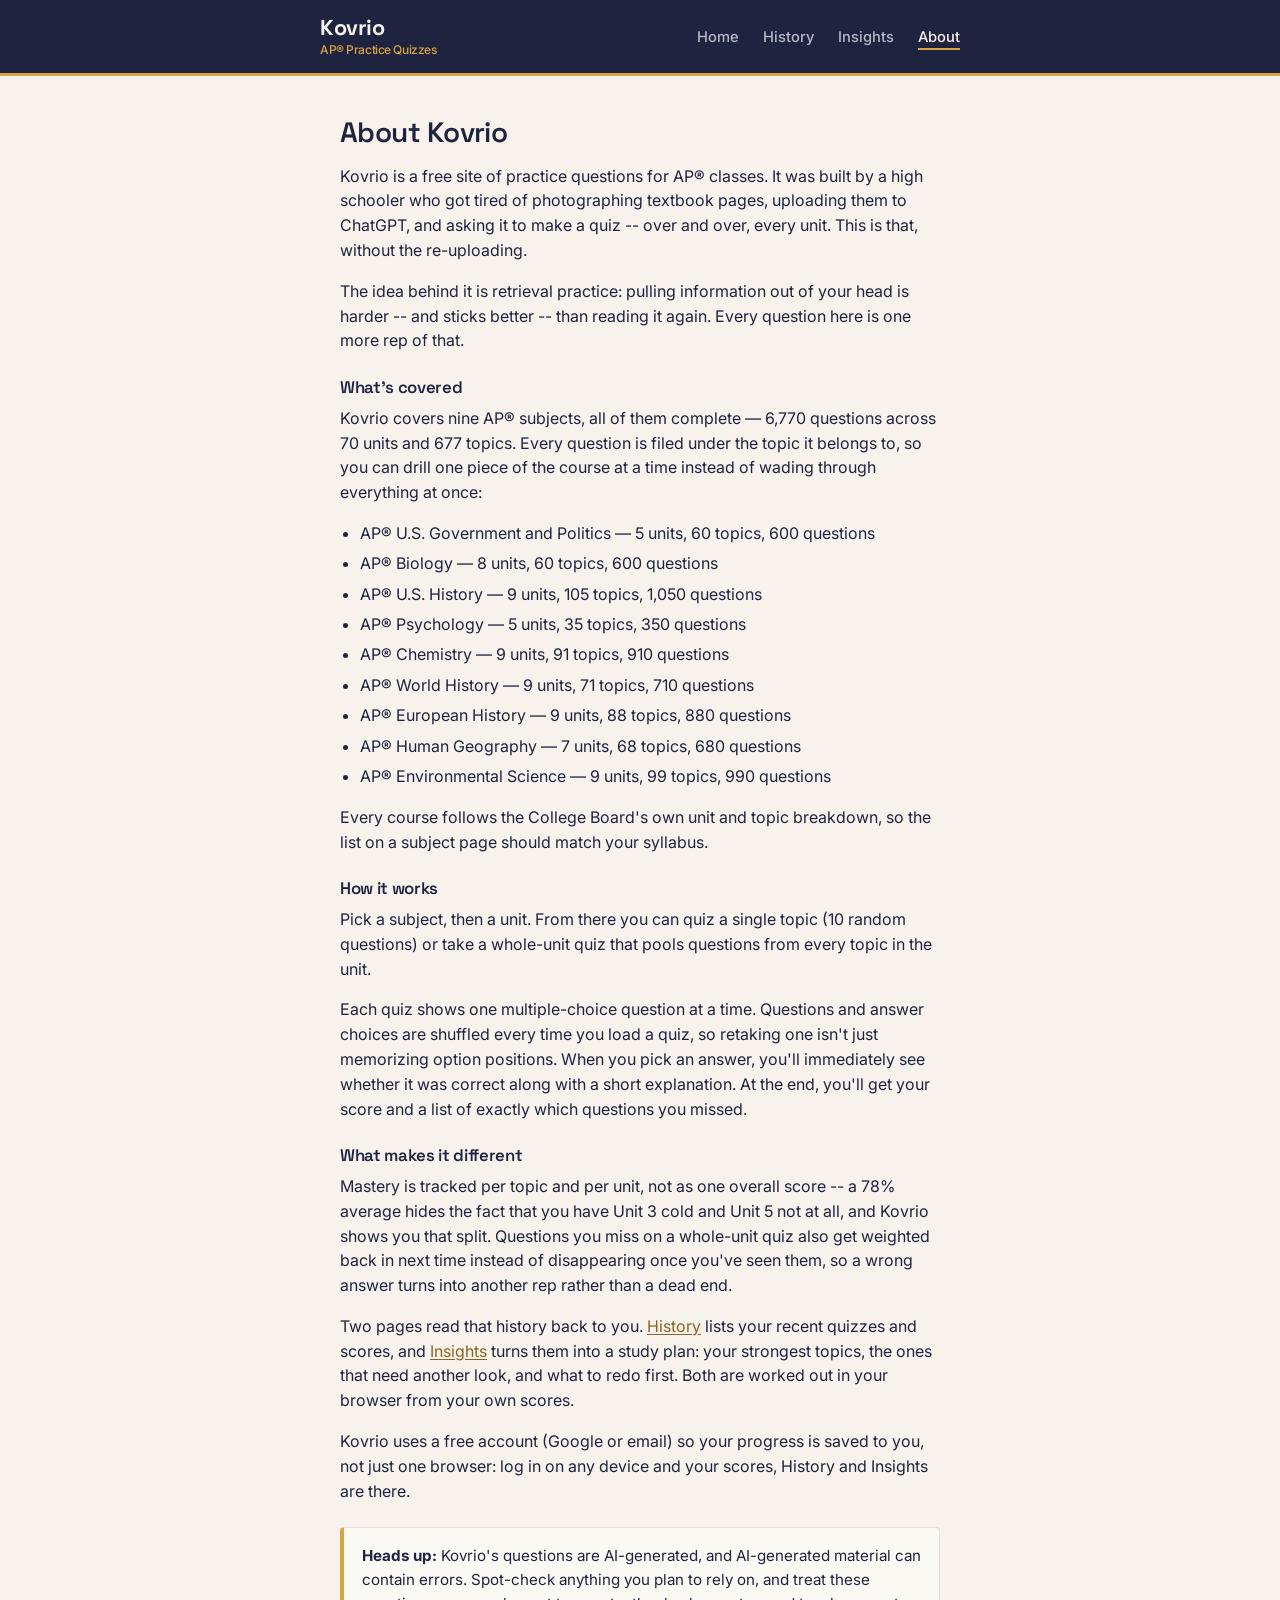
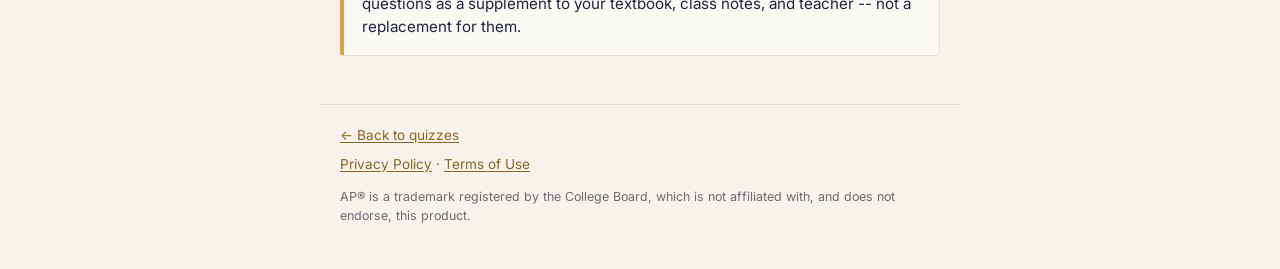
<file: about.html>
<!DOCTYPE html>
<html lang="en">
<head>
  <meta charset="UTF-8" />
  <meta name="viewport" content="width=device-width, initial-scale=1.0" />
  <title>About — Kovrio</title>
  <meta name="description" content="What Kovrio is, which AP® subjects it covers, how it tracks your progress, and a disclaimer about the quiz content." />

  <link rel="icon" href="img/favicon.svg" type="image/svg+xml" />
  <meta name="theme-color" content="#1e2340" />

  <link rel="preconnect" href="https://fonts.googleapis.com" />
  <link rel="preconnect" href="https://fonts.gstatic.com" crossorigin />
  <link
    href="https://fonts.googleapis.com/css2?family=Space+Grotesk:wght@500;600;700&family=Inter:wght@400;500;600;700&display=swap"
    rel="stylesheet"
  />

  <link rel="stylesheet" href="css/style.css" />
</head>
<body>
  <header class="page-header">
    <div class="header-inner">
      <a class="site-title" href="index.html">Kovrio<span class="site-tagline">AP® Practice Quizzes</span></a>
      <nav>
        <a href="index.html">Home</a>
        <a href="history.html">History</a>
        <a href="insights.html">Insights</a>
        <a class="is-current" href="about.html">About</a>
      </nav>
    </div>
  </header>

  <main class="about-content">
    <h1>About Kovrio</h1>

    <p>
      Kovrio is a free site of practice questions for AP&reg; classes. It was
      built by a high schooler who got tired of photographing textbook pages,
      uploading them to ChatGPT, and asking it to make a quiz -- over and over,
      every unit. This is that, without the re-uploading.
    </p>

    <p>
      The idea behind it is retrieval practice: pulling information out of your
      head is harder -- and sticks better -- than reading it again. Every
      question here is one more rep of that.
    </p>

    <h2>What's covered</h2>
    <p>
      Kovrio covers nine AP&reg; subjects, all of them complete &mdash; 6,770
      questions across 70 units and 677 topics. Every question is filed under
      the topic it belongs to, so you can drill one piece of the course at a
      time instead of wading through everything at once:
    </p>
    <ul>
      <li>AP&reg; U.S. Government and Politics &mdash; 5 units, 60 topics, 600 questions</li>
      <li>AP&reg; Biology &mdash; 8 units, 60 topics, 600 questions</li>
      <li>AP&reg; U.S. History &mdash; 9 units, 105 topics, 1,050 questions</li>
      <li>AP&reg; Psychology &mdash; 5 units, 35 topics, 350 questions</li>
      <li>AP&reg; Chemistry &mdash; 9 units, 91 topics, 910 questions</li>
      <li>AP&reg; World History &mdash; 9 units, 71 topics, 710 questions</li>
      <li>AP&reg; European History &mdash; 9 units, 88 topics, 880 questions</li>
      <li>AP&reg; Human Geography &mdash; 7 units, 68 topics, 680 questions</li>
      <li>AP&reg; Environmental Science &mdash; 9 units, 99 topics, 990 questions</li>
    </ul>
    <p>
      Every course follows the College Board's own unit and topic breakdown, so
      the list on a subject page should match your syllabus.
    </p>

    <h2>How it works</h2>
    <p>
      Pick a subject, then a unit. From there you can quiz a single topic
      (10 random questions) or take a whole-unit quiz that pools questions from
      every topic in the unit.
    </p>
    <p>
      Each quiz shows one multiple-choice question at a time. Questions and
      answer choices are shuffled every time you load a quiz, so retaking one
      isn't just memorizing option positions. When you pick an answer, you'll
      immediately see whether it was correct along with a short explanation. At
      the end, you'll get your score and a list of exactly which questions you
      missed.
    </p>

    <h2>What makes it different</h2>
    <p>
      Mastery is tracked per topic and per unit, not as one overall score -- a
      78% average hides the fact that you have Unit 3 cold and Unit 5 not at
      all, and Kovrio shows you that split. Questions you miss on a whole-unit
      quiz also get weighted back in next time instead of disappearing once
      you've seen them, so a wrong answer turns into another rep rather than a
      dead end.
    </p>
    <p>
      Two pages read that history back to you. <a href="history.html">History</a>
      lists your recent quizzes and scores, and
      <a href="insights.html">Insights</a> turns them into a study plan: your
      strongest topics, the ones that need another look, and what to redo first.
      Both are worked out in your browser from your own scores.
    </p>

    <p>
      Kovrio uses a free account (Google or email) so your progress is saved
      to you, not just one browser: log in on any device and your scores,
      History and Insights are there.
    </p>

    <div class="disclaimer">
      <strong>Heads up:</strong> Kovrio's questions are AI-generated, and
      AI-generated material can contain errors. Spot-check anything you plan to
      rely on, and treat these questions as a supplement to your textbook, class
      notes, and teacher -- not a replacement for them.
    </div>

  </main>

  <footer class="page-footer">
    <a href="index.html">← Back to quizzes</a>
    <p class="footer-links"><a href="privacy.html">Privacy Policy</a> · <a href="terms.html">Terms of Use</a></p>
    <p class="footer-legal">AP&reg; is a trademark registered by the College Board, which is not affiliated with, and does not endorse, this product.</p>
  </footer>
</body>
</html>
</file>
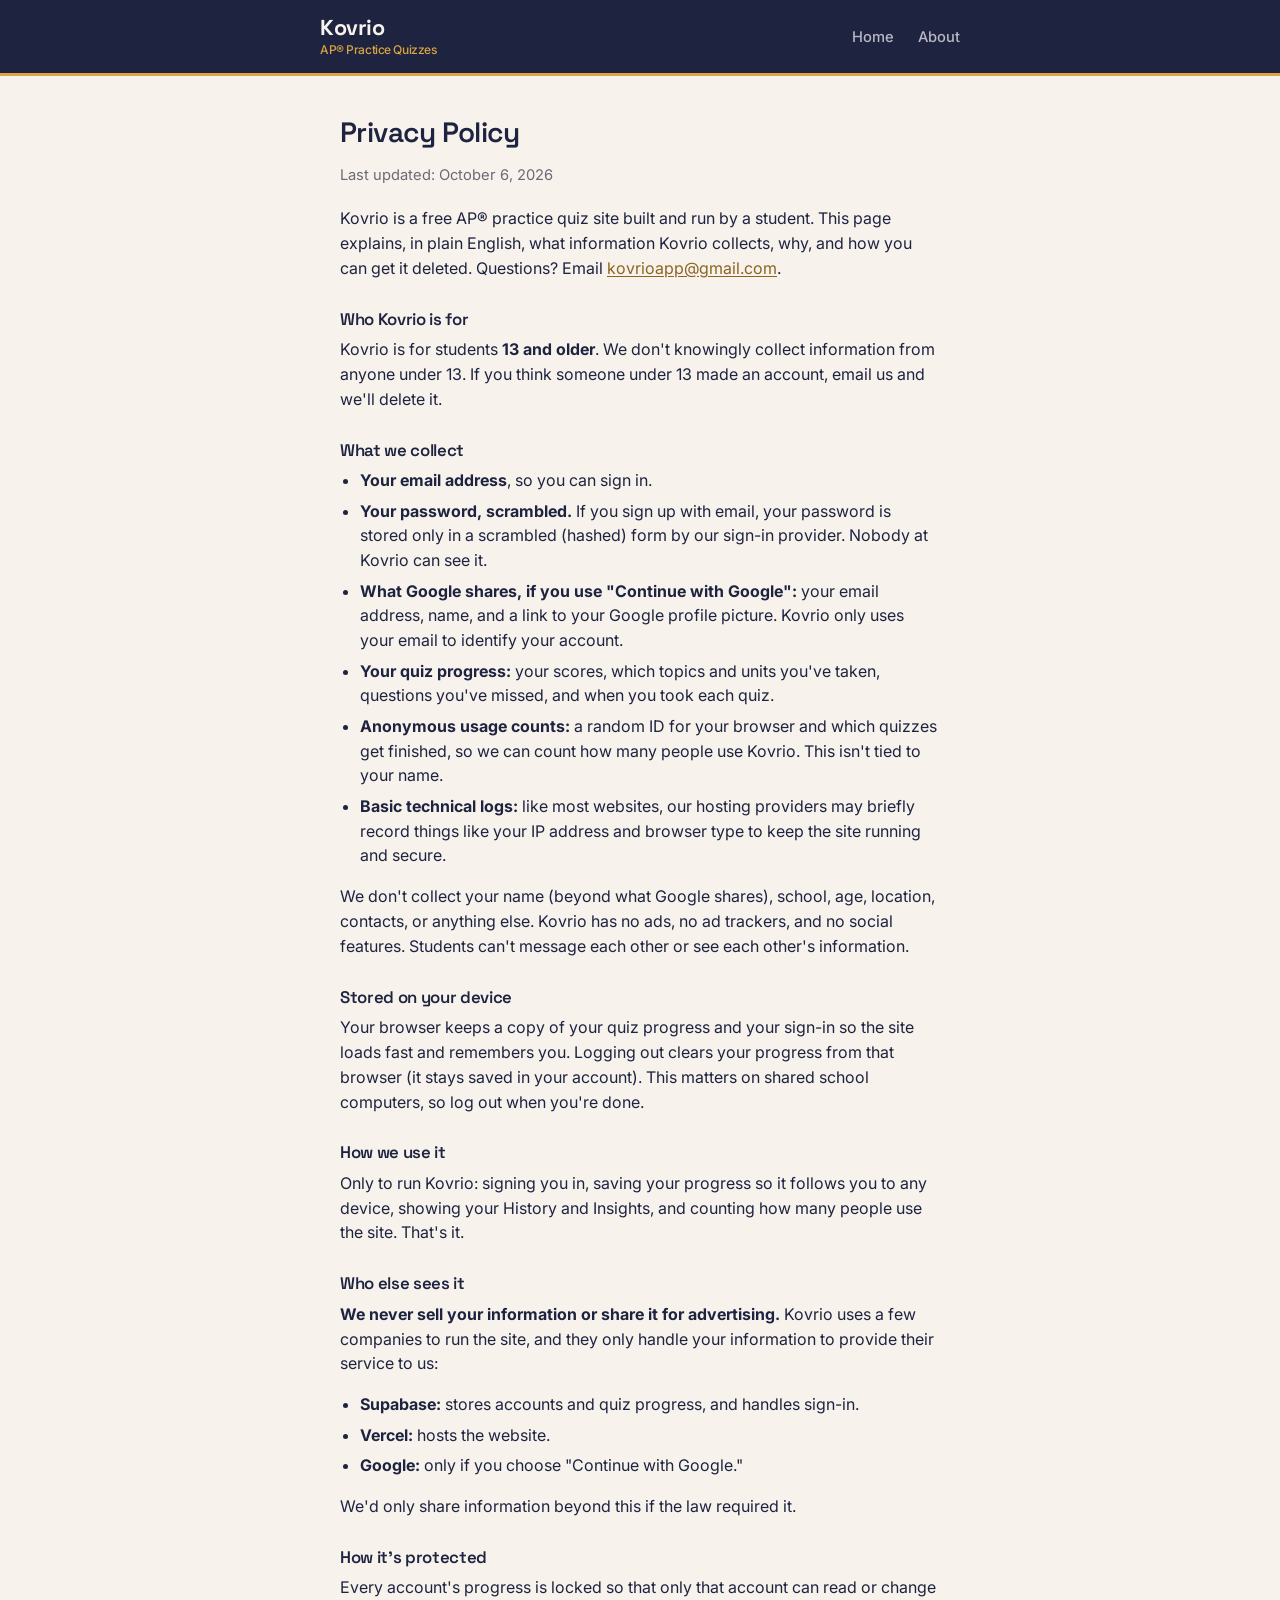
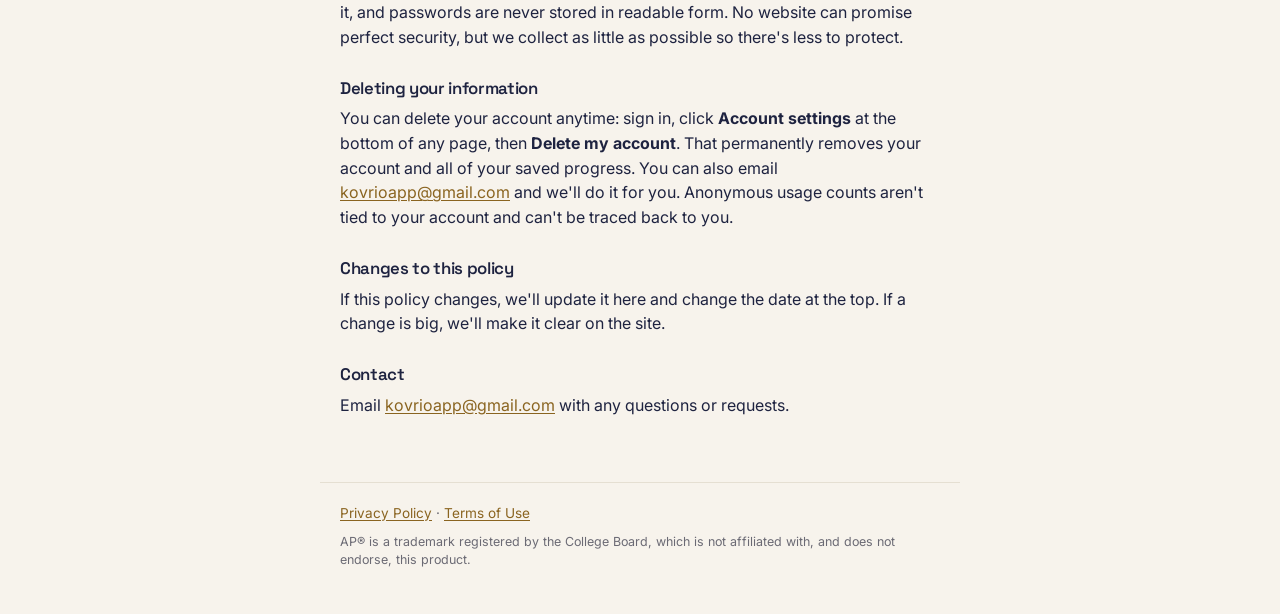
<file: privacy.html>
<!DOCTYPE html>
<html lang="en">
<head>
  <meta charset="UTF-8" />
  <meta name="viewport" content="width=device-width, initial-scale=1.0" />
  <title>Privacy Policy — Kovrio</title>
  <meta name="description" content="What Kovrio collects, why, who handles it, and how to delete it." />

  <link rel="icon" href="img/favicon.svg" type="image/svg+xml" />
  <meta name="theme-color" content="#1e2340" />

  <link rel="preconnect" href="https://fonts.googleapis.com" />
  <link rel="preconnect" href="https://fonts.gstatic.com" crossorigin />
  <link
    href="https://fonts.googleapis.com/css2?family=Space+Grotesk:wght@500;600;700&family=Inter:wght@400;500;600;700&display=swap"
    rel="stylesheet"
  />

  <link rel="stylesheet" href="css/style.css" />
</head>
<body>
  <header class="page-header">
    <div class="header-inner">
      <a class="site-title" href="index.html">Kovrio<span class="site-tagline">AP® Practice Quizzes</span></a>
      <nav>
        <a href="index.html">Home</a>
        <a href="about.html">About</a>
      </nav>
    </div>
  </header>

  <main class="about-content legal-page">
    <h1>Privacy Policy</h1>
    <p class="page-lede">Last updated: October 6, 2026</p>

    <p>
      Kovrio is a free AP&reg; practice quiz site built and run by a student.
      This page explains, in plain English, what information Kovrio collects,
      why, and how you can get it deleted. Questions? Email
      <a href="mailto:kovrioapp@gmail.com">kovrioapp@gmail.com</a>.
    </p>

    <h2>Who Kovrio is for</h2>
    <p>
      Kovrio is for students <strong>13 and older</strong>. We don't knowingly
      collect information from anyone under 13. If you think someone under 13
      made an account, email us and we'll delete it.
    </p>

    <h2>What we collect</h2>
    <ul>
      <li><strong>Your email address</strong>, so you can sign in.</li>
      <li>
        <strong>Your password, scrambled.</strong> If you sign up with email,
        your password is stored only in a scrambled (hashed) form by our sign-in
        provider. Nobody at Kovrio can see it.
      </li>
      <li>
        <strong>What Google shares, if you use "Continue with Google":</strong>
        your email address, name, and a link to your Google profile picture.
        Kovrio only uses your email to identify your account.
      </li>
      <li>
        <strong>Your quiz progress:</strong> your scores, which topics and units
        you've taken, questions you've missed, and when you took each quiz.
      </li>
      <li>
        <strong>Anonymous usage counts:</strong> a random ID for your browser
        and which quizzes get finished, so we can count how many people use
        Kovrio. This isn't tied to your name.
      </li>
      <li>
        <strong>Basic technical logs:</strong> like most websites, our hosting
        providers may briefly record things like your IP address and browser
        type to keep the site running and secure.
      </li>
    </ul>
    <p>
      We don't collect your name (beyond what Google shares), school, age,
      location, contacts, or anything else. Kovrio has no ads, no ad trackers,
      and no social features. Students can't message each other or see each
      other's information.
    </p>

    <h2>Stored on your device</h2>
    <p>
      Your browser keeps a copy of your quiz progress and your sign-in so the
      site loads fast and remembers you. Logging out clears your progress from
      that browser (it stays saved in your account). This matters on shared
      school computers, so log out when you're done.
    </p>

    <h2>How we use it</h2>
    <p>
      Only to run Kovrio: signing you in, saving your progress so it follows
      you to any device, showing your History and Insights, and counting how
      many people use the site. That's it.
    </p>

    <h2>Who else sees it</h2>
    <p>
      <strong>We never sell your information or share it for advertising.</strong>
      Kovrio uses a few companies to run the site, and they only handle your
      information to provide their service to us:
    </p>
    <ul>
      <li><strong>Supabase:</strong> stores accounts and quiz progress, and handles sign-in.</li>
      <li><strong>Vercel:</strong> hosts the website.</li>
      <li><strong>Google:</strong> only if you choose "Continue with Google."</li>
    </ul>
    <p>
      We'd only share information beyond this if the law required it.
    </p>

    <h2>How it's protected</h2>
    <p>
      Every account's progress is locked so that only that account can read or
      change it, and passwords are never stored in readable form. No website
      can promise perfect security, but we collect as little as possible so
      there's less to protect.
    </p>

    <h2>Deleting your information</h2>
    <p>
      You can delete your account anytime: sign in, click
      <strong>Account settings</strong> at the bottom of any page, then
      <strong>Delete my account</strong>. That permanently removes your account
      and all of your saved progress. You can also email
      <a href="mailto:kovrioapp@gmail.com">kovrioapp@gmail.com</a> and we'll do
      it for you. Anonymous usage counts aren't tied to your account and can't
      be traced back to you.
    </p>

    <h2>Changes to this policy</h2>
    <p>
      If this policy changes, we'll update it here and change the date at the
      top. If a change is big, we'll make it clear on the site.
    </p>

    <h2>Contact</h2>
    <p>
      Email <a href="mailto:kovrioapp@gmail.com">kovrioapp@gmail.com</a> with
      any questions or requests.
    </p>
  </main>

  <footer class="page-footer">
    <a href="privacy.html">Privacy Policy</a> · <a href="terms.html">Terms of Use</a>
    <p class="footer-legal">AP&reg; is a trademark registered by the College Board, which is not affiliated with, and does not endorse, this product.</p>
  </footer>
</body>
</html>
</file>
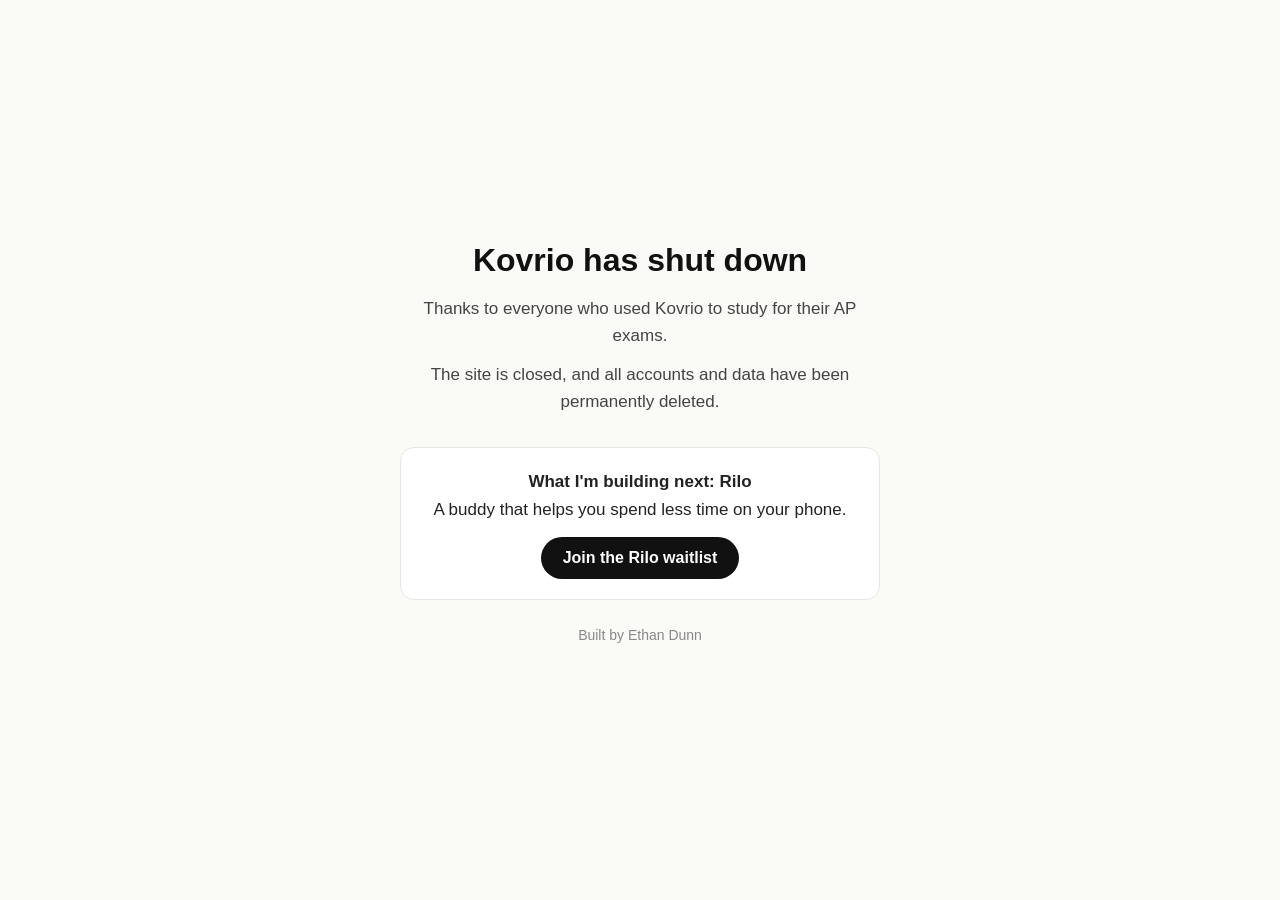
<file: shutdown.html>
<!DOCTYPE html>
<html lang="en">
<head>
<meta charset="UTF-8">
<meta name="viewport" content="width=device-width, initial-scale=1.0">
<title>Kovrio has shut down</title>
<style>
  body{margin:0;min-height:100vh;display:flex;align-items:center;justify-content:center;background:#fafaf7;color:#111;font-family:-apple-system,BlinkMacSystemFont,"Segoe UI",Roboto,sans-serif;padding:24px;box-sizing:border-box}
  .card{max-width:480px;text-align:center}
  h1{font-size:32px;margin:0 0 16px}
  p{font-size:17px;line-height:1.6;color:#444;margin:0 0 12px}
  .rilo{margin-top:32px;padding:20px;border-radius:14px;background:#fff;border:1px solid #e6e6e0}
  .rilo p{margin:0 0 14px;color:#222}
  .btn{display:inline-block;background:#111;color:#fff;text-decoration:none;padding:12px 22px;border-radius:999px;font-weight:600;font-size:16px}
  .small{font-size:14px;color:#888;margin-top:24px}
</style>
</head>
<body>
  <div class="card">
    <h1>Kovrio has shut down</h1>
    <p>Thanks to everyone who used Kovrio to study for their AP exams.</p>
    <p>The site is closed, and all accounts and data have been permanently deleted.</p>
    <div class="rilo">
      <p><strong>What I'm building next: Rilo</strong><br>A buddy that helps you spend less time on your phone.</p>
      <a class="btn" href="https://rilo.one/#waitlist">Join the Rilo waitlist</a>
    </div>
    <p class="small">Built by Ethan Dunn</p>
  </div>
</body>
</html>
</file>
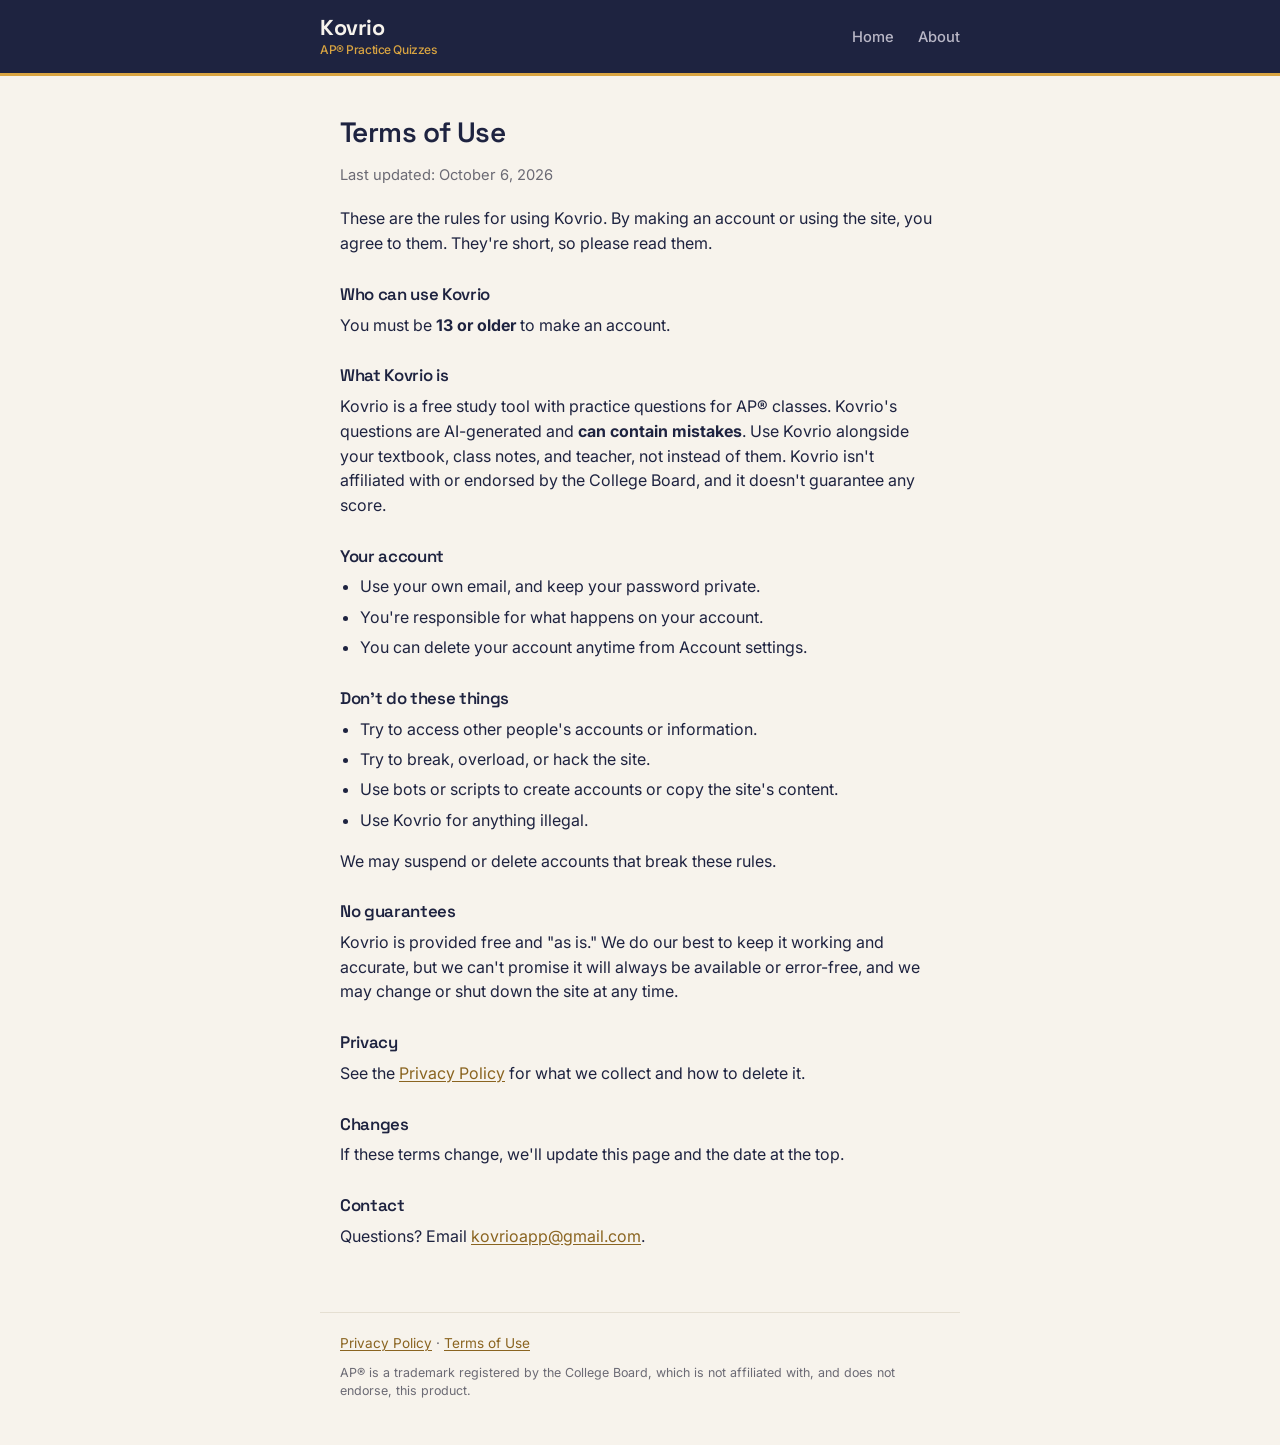
<file: terms.html>
<!DOCTYPE html>
<html lang="en">
<head>
  <meta charset="UTF-8" />
  <meta name="viewport" content="width=device-width, initial-scale=1.0" />
  <title>Terms of Use — Kovrio</title>
  <meta name="description" content="The rules for using Kovrio, the free AP® practice quiz site." />

  <link rel="icon" href="img/favicon.svg" type="image/svg+xml" />
  <meta name="theme-color" content="#1e2340" />

  <link rel="preconnect" href="https://fonts.googleapis.com" />
  <link rel="preconnect" href="https://fonts.gstatic.com" crossorigin />
  <link
    href="https://fonts.googleapis.com/css2?family=Space+Grotesk:wght@500;600;700&family=Inter:wght@400;500;600;700&display=swap"
    rel="stylesheet"
  />

  <link rel="stylesheet" href="css/style.css" />
</head>
<body>
  <header class="page-header">
    <div class="header-inner">
      <a class="site-title" href="index.html">Kovrio<span class="site-tagline">AP® Practice Quizzes</span></a>
      <nav>
        <a href="index.html">Home</a>
        <a href="about.html">About</a>
      </nav>
    </div>
  </header>

  <main class="about-content legal-page">
    <h1>Terms of Use</h1>
    <p class="page-lede">Last updated: October 6, 2026</p>

    <p>
      These are the rules for using Kovrio. By making an account or using the
      site, you agree to them. They're short, so please read them.
    </p>

    <h2>Who can use Kovrio</h2>
    <p>You must be <strong>13 or older</strong> to make an account.</p>

    <h2>What Kovrio is</h2>
    <p>
      Kovrio is a free study tool with practice questions for AP&reg; classes.
      Kovrio's questions are AI-generated and <strong>can contain mistakes</strong>.
      Use Kovrio alongside your textbook, class notes, and teacher, not instead
      of them. Kovrio isn't affiliated with or endorsed by the College Board,
      and it doesn't guarantee any score.
    </p>

    <h2>Your account</h2>
    <ul>
      <li>Use your own email, and keep your password private.</li>
      <li>You're responsible for what happens on your account.</li>
      <li>You can delete your account anytime from Account settings.</li>
    </ul>

    <h2>Don't do these things</h2>
    <ul>
      <li>Try to access other people's accounts or information.</li>
      <li>Try to break, overload, or hack the site.</li>
      <li>Use bots or scripts to create accounts or copy the site's content.</li>
      <li>Use Kovrio for anything illegal.</li>
    </ul>
    <p>
      We may suspend or delete accounts that break these rules.
    </p>

    <h2>No guarantees</h2>
    <p>
      Kovrio is provided free and "as is." We do our best to keep it working
      and accurate, but we can't promise it will always be available or
      error-free, and we may change or shut down the site at any time.
    </p>

    <h2>Privacy</h2>
    <p>
      See the <a href="privacy.html">Privacy Policy</a> for what we collect and
      how to delete it.
    </p>

    <h2>Changes</h2>
    <p>
      If these terms change, we'll update this page and the date at the top.
    </p>

    <h2>Contact</h2>
    <p>
      Questions? Email <a href="mailto:kovrioapp@gmail.com">kovrioapp@gmail.com</a>.
    </p>
  </main>

  <footer class="page-footer">
    <a href="privacy.html">Privacy Policy</a> · <a href="terms.html">Terms of Use</a>
    <p class="footer-legal">AP&reg; is a trademark registered by the College Board, which is not affiliated with, and does not endorse, this product.</p>
  </footer>
</body>
</html>
</file>
<file: css/style.css>
/* ==========================================================================
   Kovrio — stylesheet
   Warm editorial theme: cream page, ink-navy type, amber accent.
   Headings are Space Grotesk (geometric sans); body/UI is Inter.
   Flat solid colors only -- no gradients, no glow shadows anywhere.
   Red/green are reserved exclusively for quiz correct/incorrect feedback.
   Mobile-first: base rules target small screens, the @media query near the
   bottom adds breathing room on larger ones.
   ========================================================================== */

/* ---- Design tokens -------------------------------------------------- */
:root {
  /* Surfaces: cards sit one subtle step above the cream page, so they
     separate by value + border rather than by a drop shadow. */
  --color-bg: #f7f3ec;
  --color-surface: #fbf9f4;
  --color-surface-sunk: #f2ece0;

  --color-text: #1e2340;
  --color-muted: #6b6a74;
  --color-border: #e5dfd2;
  --color-border-strong: #d4cbb8;

  /* Amber accent: buttons, active states, progress, highlights. */
  --color-primary: #d9a441;
  --color-primary-dark: #c08f32;
  --color-primary-tint: #f0dfb8;
  /* Darkened amber for text/links that need real contrast on cream. */
  --color-primary-ink: #8a6420;

  /* Ink navy used as a solid fill (header, primary buttons). */
  --color-ink: #1e2340;
  --color-ink-hover: #2b3156;
  --color-on-ink: #f7f3ec;
  --color-on-ink-muted: #b9b7c6;

  /* --- Quiz feedback ONLY. Do not use these outside correct/incorrect. ---
     Hues sit far from the amber accent so they stay distinguishable. */
  --color-correct-bg: #e4f3e8;
  --color-correct-text: #1a6b36;
  --color-correct-border: #2e8b4f;

  --color-incorrect-bg: #fbe9e7;
  --color-incorrect-text: #b3261e;
  --color-incorrect-border: #d1372c;

  --radius: 4px;
  --max-width: 640px;
  --font-body: "Inter", system-ui, -apple-system, Segoe UI, Roboto, sans-serif;
  --font-display: "Space Grotesk", "Inter", system-ui, sans-serif;
}

/* ---- Reset / base ----------------------------------------------------- */
* {
  box-sizing: border-box;
}

body {
  margin: 0;
  font-family: var(--font-body);
  background: var(--color-bg);
  color: var(--color-text);
  line-height: 1.55;
  -webkit-font-smoothing: antialiased;
}

h1, h2, h3 {
  font-family: var(--font-display);
  font-weight: 600;
  line-height: 1.2;
  /* Space Grotesk sets wide by default -- a touch of negative tracking
     keeps display sizes feeling deliberate rather than airy. */
  letter-spacing: -0.02em;
  margin: 0 0 0.5em;
}

h1 {
  font-size: 1.75rem;
}

p {
  margin: 0 0 1em;
}

a {
  color: var(--color-primary-ink);
  text-underline-offset: 2px;
}

a:hover {
  color: var(--color-text);
}

:focus-visible {
  outline: 2px solid var(--color-primary-dark);
  outline-offset: 2px;
}

/* ---- Layout ------------------------------------------------------------ */
.page-header {
  background: var(--color-ink);
  border-bottom: 3px solid var(--color-primary);
  padding: 1rem 1.25rem;
}

.page-header .header-inner {
  max-width: var(--max-width);
  margin: 0 auto;
  display: flex;
  align-items: center;
  justify-content: space-between;
  gap: 1rem;
}

.site-title {
  display: flex;
  flex-direction: column;
  line-height: 1.15;
  font-family: var(--font-display);
  font-size: 1.35rem;
  font-weight: 700;
  letter-spacing: -0.02em;
  text-decoration: none;
  color: var(--color-on-ink);
}

.site-tagline {
  margin-top: 0.15rem;
  font-family: var(--font-body);
  font-size: 0.75rem;
  font-weight: 500;
  color: var(--color-primary);
}

.page-header nav a {
  margin-left: 1.25rem;
  text-decoration: none;
  font-weight: 500;
  font-size: 0.92rem;
  color: var(--color-on-ink-muted);
}

.page-header nav a:hover {
  color: var(--color-on-ink);
  text-decoration: underline;
  text-decoration-color: var(--color-primary);
  text-decoration-thickness: 2px;
}

main {
  max-width: var(--max-width);
  margin: 0 auto;
  padding: 1.5rem 1.25rem 3rem;
}

.page-footer {
  max-width: var(--max-width);
  margin: 0 auto;
  padding: 1.25rem 1.25rem 2rem;
  border-top: 1px solid var(--color-border);
  color: var(--color-muted);
  font-size: 0.85rem;
}

/* Trademark attribution line under the footer text. */
.footer-legal {
  margin-top: 0.6rem;
  font-size: 0.78rem;
  line-height: 1.45;
}

/* ---- Homepage: subject / unit list ---------------------------------- */
.intro {
  color: var(--color-muted);
  margin-bottom: 1.5rem;
  font-size: 1rem;
}

/* Section heading above the card list. Plainly set -- the cards below are
   the structure, so this doesn't need a rule under it to prove it. */
#list-heading {
  font-family: var(--font-display);
  font-size: 1rem;
  font-weight: 600;
  color: var(--color-muted);
  margin-bottom: 0.75rem;
}

/* Homepage-only layout: content column plus a side note. Stacked on
   mobile; becomes a real sidebar at the 700px breakpoint below. */
.home-content {
  min-width: 0;
}

.home-sidebar {
  margin-top: 2rem;
}

#back-link {
  margin-bottom: 1.25rem;
}

.quiz-card {
  display: block;
  position: relative;
  background: var(--color-surface);
  border: 1px solid var(--color-border);
  border-left: 3px solid var(--color-border-strong);
  border-radius: var(--radius);
  padding: 1rem 1.1rem;
  margin-bottom: 0.75rem;
  text-decoration: none;
  color: var(--color-text);
  transition: border-color 0.12s ease, background-color 0.12s ease;
}

.quiz-card:hover,
.quiz-card:focus-visible {
  border-color: var(--color-border-strong);
  border-left-color: var(--color-primary);
  background: #fffdf8;
}

/* Cards that lead somewhere primary (subjects, units) carry the amber rule
   at rest. Flat fill -- the accent is the rule, not a gradient. */
.quiz-card-featured {
  border-left-color: var(--color-primary);
  padding: 1.15rem 1.2rem;
}

/* ---- Card icons ------------------------------------------------------ */
/* Subject cards carry a small flat line-art mark. The icon is decorative
   -- the card's text already names the subject -- so it's aria-hidden in
   the markup and inherits its color from the card via currentColor. */
.quiz-card.has-icon {
  display: flex;
  align-items: flex-start;
  gap: 0.85rem;
}

.card-icon {
  flex-shrink: 0;
  display: block;
  color: var(--color-primary-ink);
  margin-top: 0.1rem;
  transition: color 0.12s ease;
}

.quiz-card:hover .card-icon,
.quiz-card:focus-visible .card-icon {
  color: var(--color-ink);
}

/* The text column, so the icon doesn't squash the topic/CTA lines. */
.card-body {
  display: block;
  min-width: 0;
}

.quiz-card .quiz-date {
  display: block;
  font-size: 0.78rem;
  font-weight: 500;
  color: var(--color-muted);
  margin-bottom: 0.25rem;
}

.quiz-card .quiz-topic {
  display: block;
  font-family: var(--font-display);
  font-weight: 600;
  font-size: 1.15rem;
  line-height: 1.25;
  color: var(--color-text);
}

.quiz-card .quiz-cta {
  display: inline-block;
  margin-top: 0.4rem;
  font-size: 0.85rem;
  font-weight: 500;
  color: var(--color-muted);
}

.quiz-card:hover .quiz-cta {
  color: var(--color-primary-ink);
}

.empty-state {
  color: var(--color-muted);
}

/* ---- Study tip card (homepage sidebar) --------------------------------
   js/homepage.js fills it with the 90% advice, or the student's lowest
   score so far with a link back to that quiz. */
.study-tip {
  background: var(--color-surface);
  border: 1px solid var(--color-border-strong);
  border-radius: var(--radius);
  padding: 0.85rem 0.95rem;
  margin-bottom: 1.25rem;
  color: var(--color-text);
  font-size: 0.85rem;
  line-height: 1.5;
}

.study-tip a {
  color: var(--color-text);
  font-weight: 600;
  text-decoration-color: var(--color-primary);
  text-decoration-thickness: 2px;
}

.mastery-note {
  display: flex;
  align-items: flex-start;
  gap: 0.6rem;
  background: var(--color-primary-tint);
  border: 1px solid #e0cb9b;
  border-radius: var(--radius);
  padding: 1rem 1.1rem;
  color: var(--color-text);
  font-size: 0.88rem;
  line-height: 1.5;
}

.mastery-note::before {
  content: "";
  flex-shrink: 0;
  width: 3px;
  align-self: stretch;
  background: var(--color-primary-dark);
}

/* ---- Inline note, used for lightweight callouts ---------------------- */
.recommendation-note {
  background: var(--color-surface-sunk);
  border: 1px solid var(--color-border);
  border-left: 3px solid var(--color-primary);
  border-radius: var(--radius);
  padding: 0.85rem 1rem;
  margin-bottom: 1rem;
  font-size: 0.9rem;
}

.recommendation-note a {
  color: var(--color-text);
  font-weight: 600;
  text-decoration-color: var(--color-primary);
  text-decoration-thickness: 2px;
}
/* ---- Landing screen (landing.html): the unit picker ------------------- */
.landing-layout {
  min-height: 100vh;
  display: flex;
  align-items: center;
  justify-content: center;
  padding: 1.5rem 1.25rem;
}

.landing-card {
  max-width: 420px;
  width: 100%;
  text-align: center;
}

.landing-heading {
  font-size: 1.3rem;
  margin-bottom: 1.5rem;
}

.landing-unit-list {
  display: flex;
  flex-direction: column;
  gap: 0.75rem;
  margin-bottom: 1.5rem;
}

.landing-unit-button {
  width: 100%;
  text-align: center;
}

.landing-skip {
  font-size: 0.85rem;
  padding: 0.5rem 0.9rem;
  min-height: 0;
}

/* ---- Unit page (unit.html): lesson list ------------------------------- */
#lesson-list {
  margin-bottom: 1rem;
}

.whole-unit-button {
  display: block;
}

/* ---- Quiz page: shared card look ------------------------------------ */
.card {
  background: var(--color-surface);
  border: 1px solid var(--color-border);
  border-radius: var(--radius);
  padding: 1.25rem;
}

.hidden {
  display: none !important;
}

/* ---- Quiz page: in-progress state ------------------------------------ */
.quiz-topic-heading {
  font-size: 1.15rem;
  margin-bottom: 0.25rem;
}

.progress-text {
  color: var(--color-muted);
  font-size: 0.85rem;
  margin-bottom: 1rem;
}

.question-text {
  font-size: 1.1rem;
  font-weight: 600;
  margin-bottom: 1rem;
}

.options-list {
  list-style: none;
  margin: 0 0 1rem;
  padding: 0;
  display: flex;
  flex-direction: column;
  gap: 0.6rem;
}

.option-button {
  width: 100%;
  text-align: left;
  font: inherit;
  font-size: 0.98rem;
  padding: 0.8rem 1rem;
  min-height: 48px; /* comfortable tap target on phones */
  border: 1px solid var(--color-border);
  border-radius: var(--radius);
  background: var(--color-surface);
  color: var(--color-text);
  cursor: pointer;
}

.option-button:hover:not(:disabled) {
  border-color: var(--color-primary);
}

.option-button:disabled {
  cursor: default;
}

/* Feedback states, applied after an answer is picked */
.option-button.correct {
  background: var(--color-correct-bg);
  border-color: var(--color-correct-border);
  color: var(--color-correct-text);
  font-weight: 600;
}

.option-button.incorrect {
  background: var(--color-incorrect-bg);
  border-color: var(--color-incorrect-border);
  color: var(--color-incorrect-text);
  font-weight: 600;
}

.feedback-box {
  border-radius: var(--radius);
  padding: 0.85rem 1rem;
  margin-bottom: 1rem;
  font-size: 0.95rem;
}

.feedback-box.correct {
  background: var(--color-correct-bg);
  color: var(--color-correct-text);
}

.feedback-box.incorrect {
  background: var(--color-incorrect-bg);
  color: var(--color-incorrect-text);
}

.feedback-box .feedback-title {
  font-weight: 700;
  display: block;
  margin-bottom: 0.25rem;
}

/* ---- Buttons ----------------------------------------------------------- */
.btn-primary {
  display: inline-block;
  font: inherit;
  font-weight: 600;
  font-size: 1rem;
  padding: 0.75rem 1.5rem;
  min-height: 48px;
  border: 1px solid var(--color-primary-dark);
  border-radius: var(--radius);
  background: var(--color-primary);
  color: var(--color-ink);
  text-decoration: none;
  cursor: pointer;
  transition: background-color 0.12s ease;
}

.btn-primary:hover {
  background: var(--color-primary-dark);
}

.btn-secondary {
  display: inline-block;
  font: inherit;
  font-weight: 500;
  font-size: 0.95rem;
  padding: 0.7rem 1.1rem;
  min-height: 44px;
  border: 1px solid var(--color-border-strong);
  border-radius: var(--radius);
  background: transparent;
  color: var(--color-text);
  text-decoration: none;
  cursor: pointer;
  transition: border-color 0.12s ease, background-color 0.12s ease;
}

.btn-secondary:hover {
  border-color: var(--color-primary);
  background: var(--color-surface);
  color: var(--color-text);
}

/* ---- Quiz page: results screen --------------------------------------- */
.score-summary {
  text-align: center;
  margin-bottom: 1.5rem;
}

/* Circular progress ring showing the score visually. The fill circle's
   stroke-dasharray/offset are set in JS based on the score percentage --
   see js/quiz.js (SCORE_RING_CIRCUMFERENCE matches r=52 below). */
.score-ring-wrap {
  position: relative;
  width: 160px;
  height: 160px;
  margin: 0 auto 0.5rem;
}

.score-ring {
  width: 100%;
  height: 100%;
  /* Rotate so the fill starts at the top of the circle instead of the right. */
  transform: rotate(-90deg);
}

.score-ring-bg {
  fill: none;
  stroke: var(--color-border);
  stroke-width: 10;
}

.score-ring-fill {
  fill: none;
  stroke: url(#score-ring-gradient);
  stroke-width: 10;
  stroke-linecap: round;
  transition: stroke-dashoffset 0.6s ease;
}

.score-ring-text {
  position: absolute;
  inset: 0;
  display: flex;
  align-items: center;
  justify-content: center;
}

.score-summary .score-percent {
  font-size: 1.9rem;
  font-weight: 800;
  color: var(--color-primary);
}

.score-summary .score-fraction {
  color: var(--color-muted);
}

.missed-list h3 {
  font-size: 1rem;
  margin-bottom: 0.75rem;
}

.missed-item {
  border: 1px solid var(--color-border);
  border-radius: var(--radius);
  padding: 0.9rem 1rem;
  margin-bottom: 0.75rem;
}

.missed-item .missed-question {
  font-weight: 600;
  margin-bottom: 0.4rem;
}

.missed-item .missed-answer-line {
  font-size: 0.9rem;
  margin-bottom: 0.2rem;
}

.missed-item .your-answer {
  color: var(--color-incorrect-text);
}

.missed-item .correct-answer {
  color: var(--color-correct-text);
}

.missed-item .missed-explanation {
  font-size: 0.9rem;
  color: var(--color-muted);
  margin-top: 0.4rem;
}

.results-actions {
  display: flex;
  gap: 0.75rem;
  margin-top: 1.5rem;
  flex-wrap: wrap;
}

/* ---- Loading / error states -------------------------------------------- */
.status-message {
  color: var(--color-muted);
  padding: 2rem 0;
  text-align: center;
}

/* ---- About page --------------------------------------------------------- */
.about-content h2 {
  font-size: 1.05rem;
  margin-top: 1.5rem;
}

/* Subject list: same rhythm as the surrounding paragraphs. */
.about-content ul {
  margin: 0 0 1em;
  padding-left: 1.25rem;
}

.about-content li {
  margin-bottom: 0.35rem;
}

.disclaimer {
  background: var(--color-surface);
  border: 1px solid var(--color-border);
  border-left: 4px solid var(--color-primary);
  border-radius: var(--radius);
  padding: 1rem 1.1rem;
  margin-top: 1.5rem;
  font-size: 0.95rem;
}

/* ---- Slightly roomier layout on larger screens ------------------------- */
@media (min-width: 700px) {
  main {
    padding-top: 2.5rem;
  }

  .score-summary .score-percent {
    font-size: 3rem;
  }

  .home-layout {
    max-width: calc(var(--max-width) + 260px);
    display: flex;
    align-items: flex-start;
    gap: 2rem;
  }

  .home-content {
    max-width: var(--max-width);
    flex: 1;
  }

  .home-sidebar {
    width: 220px;
    flex-shrink: 0;
    margin-top: 0.25rem;
  }
}

/* ==========================================================================
   History + Insights pages
   Score bands are the one place outside quiz feedback that uses color to
   carry meaning, so they reuse the existing correct/incorrect hues rather
   than introducing a third scale: green = mastered, amber = solid,
   red = shaky. Flat fills and 1px borders throughout, same as everywhere.
   ========================================================================== */

/* Current page in the header nav -- an underline in the amber accent, so
   it reads as "you are here" without a filled pill. */
.page-header nav a.is-current {
  color: var(--color-on-ink);
  border-bottom: 2px solid var(--color-primary);
  padding-bottom: 2px;
}

.page-lede {
  color: var(--color-muted);
  font-size: 0.92rem;
  margin-bottom: 1.25rem;
}

.page-footnote {
  margin-top: 2rem;
  padding-top: 1rem;
  border-top: 1px solid var(--color-border);
  color: var(--color-muted);
  font-size: 0.8rem;
}

/* ---- Shared score bands ---------------------------------------------- */
.band-mastered .history-bar-fill,
.band-mastered .topic-bar-fill {
  background: var(--color-correct-border);
}
.band-solid .history-bar-fill,
.band-solid .topic-bar-fill {
  background: var(--color-primary);
}
.band-shaky .history-bar-fill,
.band-shaky .topic-bar-fill {
  background: var(--color-incorrect-border);
}

.band-mastered .history-score strong,
.band-mastered .topic-score {
  color: var(--color-correct-text);
}
.band-shaky .history-score strong,
.band-shaky .topic-score {
  color: var(--color-incorrect-text);
}

/* ---- History list ----------------------------------------------------- */
.history-list {
  display: flex;
  flex-direction: column;
  gap: 0.5rem;
}

.history-row,
.topic-row {
  display: flex;
  align-items: center;
  gap: 0.85rem;
  background: var(--color-surface);
  border: 1px solid var(--color-border);
  border-left: 3px solid var(--color-border-strong);
  border-radius: var(--radius);
  padding: 0.85rem 1rem;
  text-decoration: none;
  color: var(--color-text);
  transition: border-color 0.12s ease, background-color 0.12s ease;
}

.history-row:hover,
.history-row:focus-visible,
.topic-row:hover,
.topic-row:focus-visible {
  border-left-color: var(--color-primary);
  background: #fffdf8;
}

.history-icon {
  flex-shrink: 0;
  color: var(--color-primary-ink);
}

.history-body,
.topic-body {
  flex: 1;
  min-width: 0;
}

.history-title,
.topic-title {
  display: block;
  font-family: var(--font-display);
  font-weight: 600;
  font-size: 1rem;
  line-height: 1.25;
}

.history-meta,
.topic-meta {
  display: block;
  color: var(--color-muted);
  font-size: 0.78rem;
  margin-top: 0.1rem;
}

/* The bar is the scannable part: ten rows of these make a shape you read
   faster than ten percentages. */
.history-bar,
.topic-bar {
  display: block;
  height: 5px;
  margin-top: 0.5rem;
  background: var(--color-surface-sunk);
  border-radius: 2px;
  overflow: hidden;
}

.history-bar-fill,
.topic-bar-fill {
  display: block;
  height: 100%;
  background: var(--color-primary);
}

.history-score {
  flex-shrink: 0;
  display: flex;
  flex-direction: column;
  align-items: flex-end;
  line-height: 1.2;
}

.history-score strong {
  font-family: var(--font-display);
  font-size: 1.05rem;
}

.history-score small {
  color: var(--color-muted);
  font-size: 0.72rem;
}

.topic-score {
  flex-shrink: 0;
  font-family: var(--font-display);
  font-weight: 600;
  font-size: 1.05rem;
}

/* ---- Insights: stat row ----------------------------------------------- */
.stat-row {
  display: flex;
  flex-wrap: wrap;
  gap: 0.5rem;
  margin-bottom: 1.75rem;
}

.stat {
  flex: 1 1 8rem;
  display: flex;
  flex-direction: column;
  align-items: flex-start;
  gap: 0.15rem;
  background: var(--color-surface);
  border: 1px solid var(--color-border);
  border-radius: var(--radius);
  padding: 0.85rem 0.9rem;
}

.stat-icon {
  color: var(--color-primary-ink);
  margin-bottom: 0.15rem;
}

.stat-value {
  font-family: var(--font-display);
  font-size: 1.4rem;
  line-height: 1.1;
}

.stat-label {
  color: var(--color-muted);
  font-size: 0.78rem;
}

/* ---- Insights: sections + plan ---------------------------------------- */
.insight-section {
  margin-bottom: 2rem;
}

.insight-section h2 {
  display: flex;
  align-items: center;
  gap: 0.5rem;
  font-size: 1.15rem;
  margin-bottom: 0.4rem;
}

.section-icon {
  flex-shrink: 0;
  color: var(--color-primary-ink);
}

.topic-list {
  display: flex;
  flex-direction: column;
  gap: 0.5rem;
}

.plan-list {
  list-style: none;
  margin: 0;
  padding: 0;
  display: flex;
  flex-direction: column;
  gap: 0.6rem;
}

/* Each step is a flat amber-tint card -- the plan is the point of the
   page, so it gets the accent surface and the lists below stay plain. */
.plan-step {
  display: flex;
  align-items: flex-start;
  gap: 0.75rem;
  background: var(--color-primary-tint);
  border: 1px solid #e0cb9b;
  border-radius: var(--radius);
  padding: 0.9rem 1rem;
}

.plan-icon {
  flex-shrink: 0;
  margin-top: 0.15rem;
  color: var(--color-primary-ink);
}

.plan-body {
  min-width: 0;
}

.plan-text {
  margin: 0;
  font-size: 0.92rem;
  line-height: 1.5;
}

.plan-cta {
  display: inline-block;
  margin-top: 0.45rem;
  font-size: 0.85rem;
  font-weight: 600;
  color: var(--color-primary-ink);
}

/* ---- Blank slates ------------------------------------------------------ */
.blank-slate {
  background: var(--color-surface);
  border: 1px solid var(--color-border);
  border-radius: var(--radius);
  padding: 2.25rem 1.5rem;
  text-align: center;
}

.empty-icon {
  color: var(--color-border-strong);
  margin-bottom: 0.75rem;
}

.blank-slate p {
  margin: 0 0 0.4rem;
  font-family: var(--font-display);
  font-size: 1.05rem;
}

.blank-slate .blank-slate-note {
  font-family: var(--font-body);
  font-size: 0.85rem;
  color: var(--color-muted);
  max-width: 34ch;
  margin: 0 auto 1.1rem;
}

/* ==========================================================================
   Account page (account.html)
   ========================================================================== */
.auth-form {
  display: flex;
  flex-direction: column;
  max-width: 380px;
  margin-top: 1.25rem;
}

.auth-form label {
  font-weight: 600;
  font-size: 0.92rem;
  margin-top: 0.9rem;
  margin-bottom: 0.35rem;
}

.auth-form input {
  font: inherit;
  font-size: 1rem;
  padding: 0.7rem 0.8rem;
  min-height: 44px;
  border: 1px solid var(--color-border-strong);
  border-radius: var(--radius);
  background: var(--color-surface);
  color: var(--color-text);
}

.auth-form input:focus {
  outline: 2px solid var(--color-primary);
  outline-offset: 1px;
  border-color: var(--color-primary-dark);
}

.auth-hint {
  color: var(--color-muted);
  font-size: 0.85rem;
  margin-top: 0.4rem;
}

.auth-buttons {
  display: flex;
  flex-wrap: wrap;
  gap: 0.75rem;
  margin-top: 1.25rem;
}

.auth-message {
  margin-top: 1rem;
  padding: 0.75rem 0.9rem;
  border: 1px solid var(--color-border);
  border-left: 4px solid var(--color-primary);
  border-radius: var(--radius);
  background: var(--color-surface);
  font-size: 0.92rem;
}

.auth-message.is-error {
  border-left-color: var(--color-incorrect-border, #b3261e);
}

.btn-danger {
  border-color: var(--color-incorrect-border, #b3261e);
  color: var(--color-incorrect-text, #8c1d18);
}

button:disabled {
  opacity: 0.6;
  cursor: wait;
}

/* Six nav links on a phone: let them wrap instead of overflowing. */
@media (max-width: 640px) {
  .page-header .header-inner {
    flex-wrap: wrap;
  }
  .page-header nav {
    display: flex;
    flex-wrap: wrap;
    gap: 0.35rem 1rem;
  }
  .page-header nav a {
    margin-left: 0;
  }
}

/* ---- Google button + "or use email" divider -------------------------- */
.btn-google {
  display: inline-block;
  font: inherit;
  font-weight: 600;
  font-size: 1rem;
  padding: 0.75rem 1.5rem;
  min-height: 48px;
  border: 1px solid var(--color-border-strong);
  border-radius: var(--radius);
  background: #ffffff;
  color: var(--color-text);
  cursor: pointer;
}

.btn-google:hover {
  border-color: var(--color-primary);
}

.auth-divider {
  display: flex;
  align-items: center;
  gap: 0.75rem;
  max-width: 380px;
  margin-top: 1.5rem;
  color: var(--color-muted);
  font-size: 0.85rem;
}

.auth-divider::before,
.auth-divider::after {
  content: "";
  flex: 1;
  border-top: 1px solid var(--color-border);
}

/* ---- Login gate -------------------------------------------------------
   App pages start with <html class="auth-gate">, which hides the page
   until js/auth.js confirms the visitor is logged in (or sends them to
   the sign-in screen). Stops a flash of the app before the redirect. */
html.auth-gate body {
  visibility: hidden;
}

/* "Log out" sits in the nav like a link, but it's a button. */
.page-header nav .nav-logout {
  margin-left: 1.25rem;
  padding: 0;
  border: none;
  background: none;
  font: inherit;
  font-weight: 500;
  font-size: 0.92rem;
  color: var(--color-on-ink-muted);
  cursor: pointer;
}

.page-header nav .nav-logout:hover {
  color: var(--color-on-ink);
  text-decoration: underline;
  text-decoration-color: var(--color-primary);
  text-decoration-thickness: 2px;
}

.footer-account {
  margin-top: 0.5rem;
  font-size: 0.85rem;
}

@media (max-width: 640px) {
  .page-header nav .nav-logout {
    margin-left: 0;
  }
}

/* ---- 13+ checkbox (account.html) + footer legal links ---------------- */
.age-check {
  display: flex;
  align-items: flex-start;
  gap: 0.6rem;
  max-width: 420px;
  margin-top: 1.25rem;
  font-size: 0.92rem;
  line-height: 1.4;
  cursor: pointer;
}

.age-check input {
  width: 20px;
  height: 20px;
  margin-top: 0.1rem;
  flex-shrink: 0;
  accent-color: var(--color-ink);
}

.footer-links,
.footer-account {
  margin-top: 0.5rem;
  font-size: 0.85rem;
}

.legal-page h2 {
  margin-top: 1.75rem;
}
</file>
